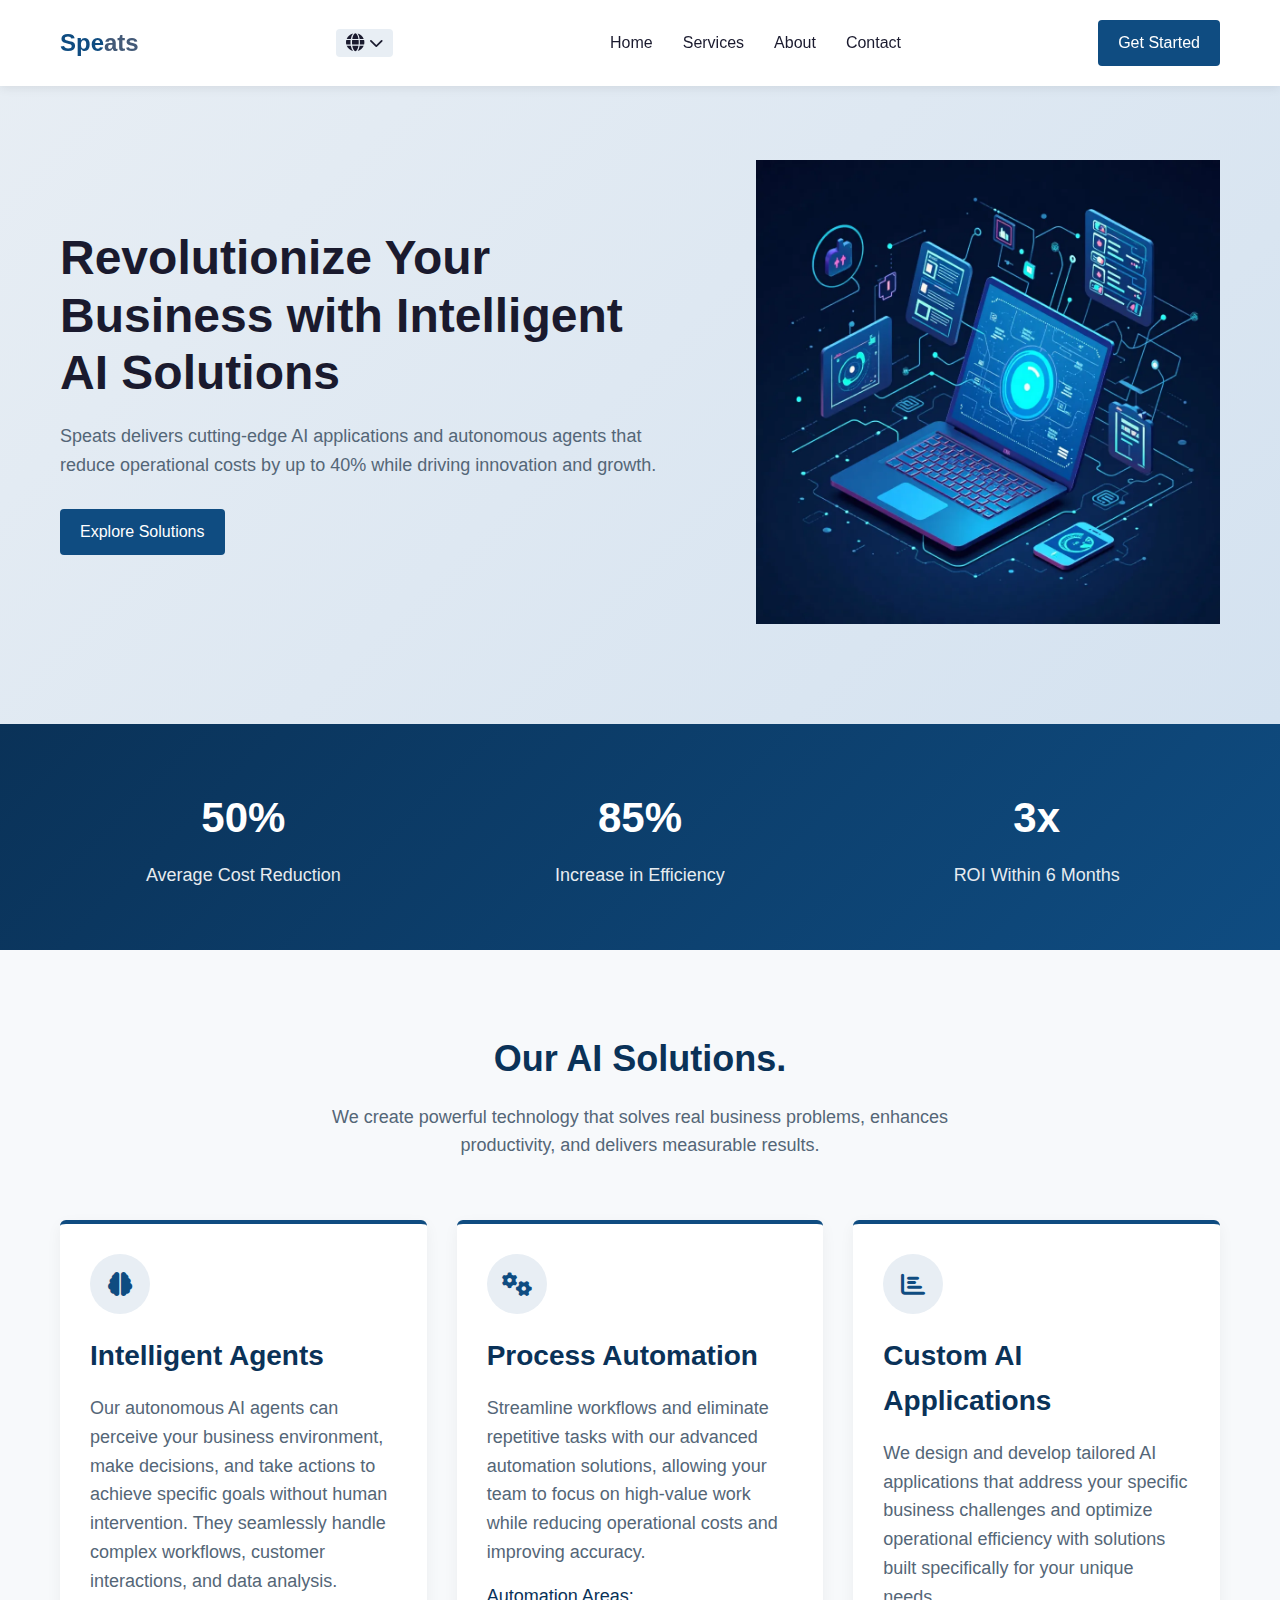
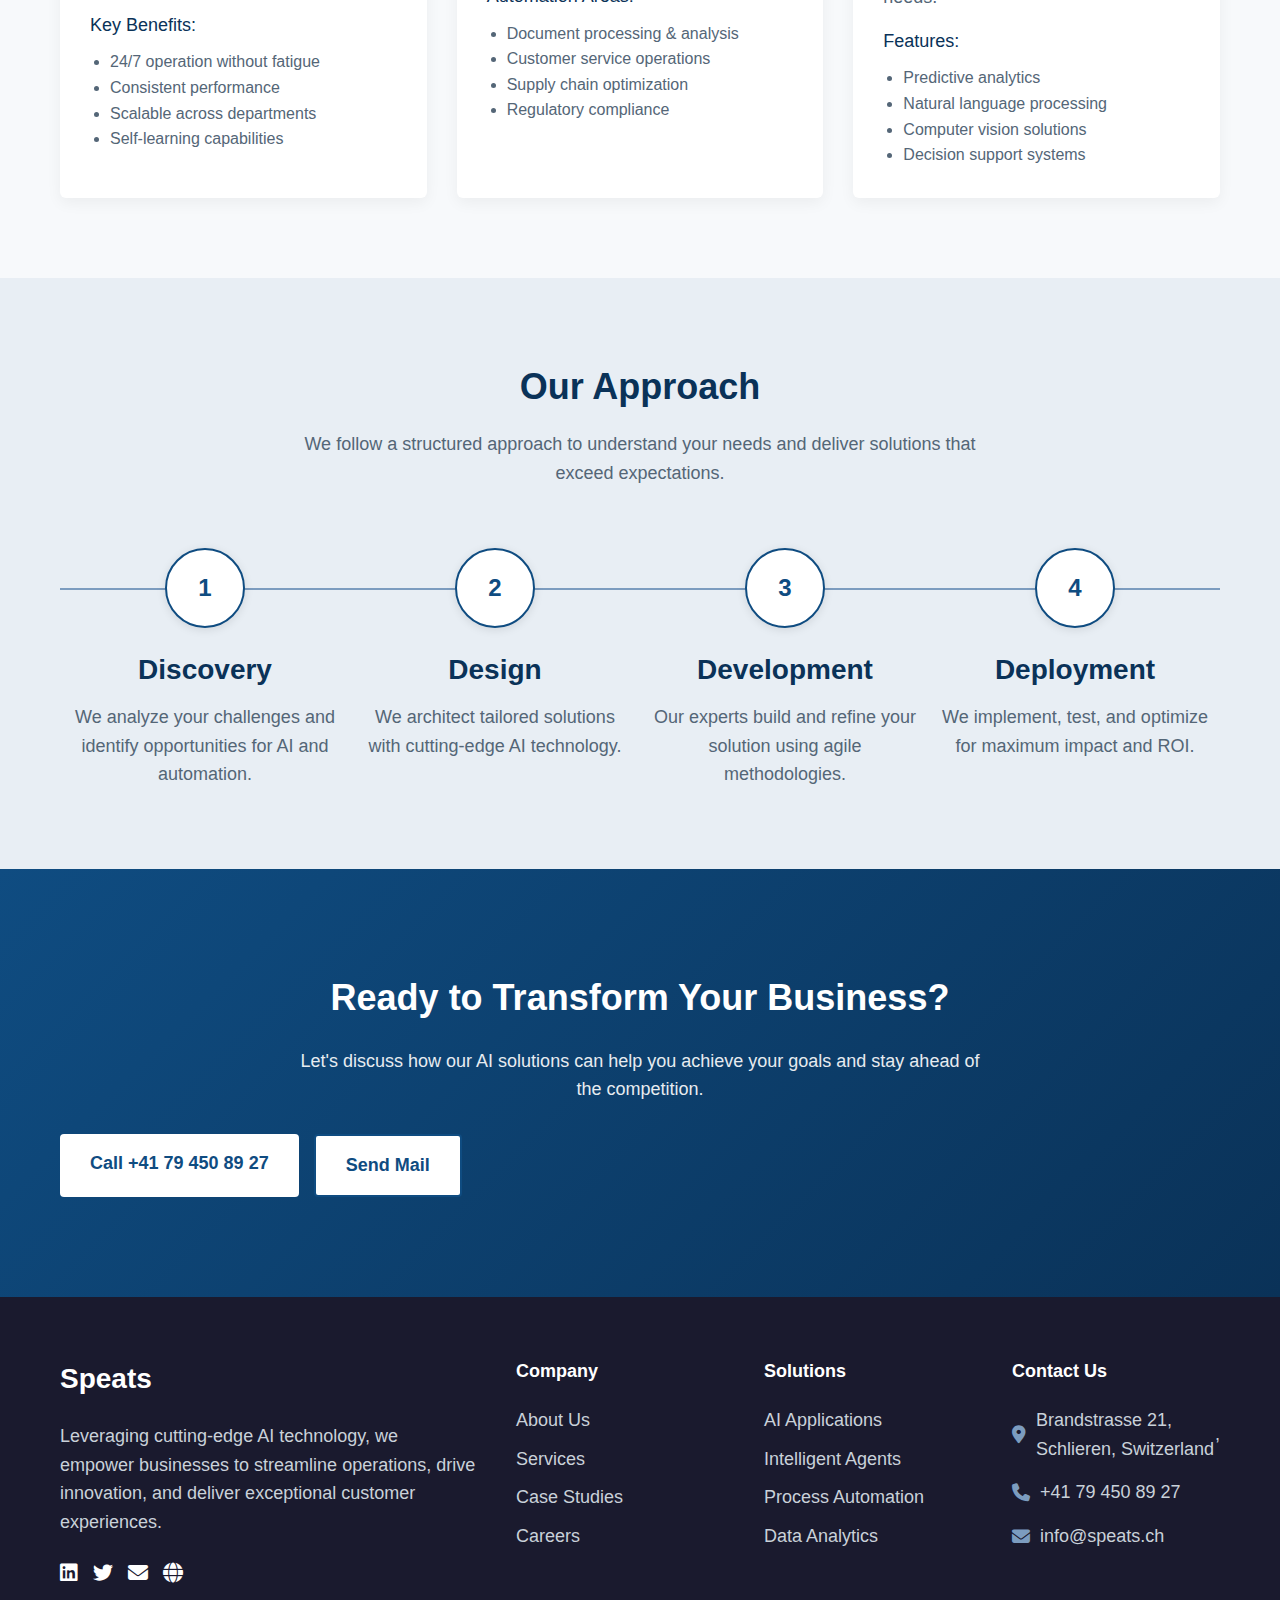
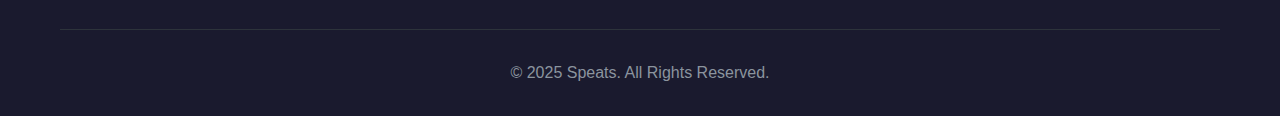
<file: index.html>
<!DOCTYPE html>
<html lang="en">
<head>
    <meta charset="UTF-8">
    <meta name="viewport" content="width=device-width, initial-scale=1.0">
    <title>Speats | Soluzioni AI & Automazione per Aziende | Svizzera</title>
    <meta name="description" content="Speats offre soluzioni di intelligenza artificiale e automazione che riducono i costi operativi fino al 50%. Agenti intelligenti, automazione dei processi e applicazioni AI personalizzate.">
    <meta name="keywords" content="intelligenza artificiale, AI, automazione, agenti intelligenti, soluzioni aziendali, riduzione costi, efficienza operativa, Svizzera">
    <meta name="author" content="Speats">
    <meta name="robots" content="index, follow">
    <link rel="canonical" href="https://www.speats.ch/">
    
    <!-- Open Graph / Facebook -->
    <meta property="og:type" content="website">
    <meta property="og:url" content="https://www.speats.ch/">
    <meta property="og:title" content="Speats | Soluzioni AI & Automazione per Aziende">
    <meta property="og:description" content="Riduci i costi operativi fino al 50% con le nostre soluzioni di intelligenza artificiale e automazione. Agenti intelligenti, automazione dei processi e applicazioni AI personalizzate.">
    <meta property="og:image" content="https://www.speats.ch/assets/og-image.jpg">
    
    <!-- Twitter -->
    <meta property="twitter:card" content="summary_large_image">
    <meta property="twitter:url" content="https://www.speats.ch/">
    <meta property="twitter:title" content="Speats | Soluzioni AI & Automazione per Aziende">
    <meta property="twitter:description" content="Riduci i costi operativi fino al 50% con le nostre soluzioni di intelligenza artificiale e automazione. Agenti intelligenti, automazione dei processi e applicazioni AI personalizzate.">
    <meta property="twitter:image" content="https://www.speats.ch/assets/og-image.jpg">
    
    <!-- Preconnect to external domains -->
    <link rel="preconnect" href="https://cdnjs.cloudflare.com" crossorigin>
    <link rel="preconnect" href="https://fonts.googleapis.com" crossorigin>
    <link rel="preconnect" href="https://fonts.gstatic.com" crossorigin>
    
    <!-- Preload critical assets -->
    <link rel="preload" href="assets/optimized/hero.webp" as="image" type="image/webp">
    
    <!-- Stylesheets -->
    <link rel="stylesheet" href="styles.min.css">
    <link rel="stylesheet" href="https://cdnjs.cloudflare.com/ajax/libs/font-awesome/6.5.1/css/all.min.css">
    
    <!-- Cache control headers for static resources -->
    <meta http-equiv="Cache-Control" content="max-age=31536000, immutable">
</head>
<body itemscope itemtype="http://schema.org/Organization">
    <header>
        <div class="container">
            <nav>
                <div class="logo" data-i18n="logo" itemprop="name">
                    Spe<span>ats</span>
                </div>
                <div class="language-globe">
                    <div class="globe-icon" onclick="toggleLanguageMenu()">
                        <i class="fas fa-globe"></i><i class="fas fa-chevron-down" style="font-size: 0.8em; margin-left: 5px;"></i>
                    </div>
                    <div class="language-dropdown" id="languageMenu"> 
                        <div class="lang-option" onclick="changeLanguage('en')">English</div>
                        <div class="lang-option" onclick="changeLanguage('it')">Italiano</div>
                        <div class="lang-option" onclick="changeLanguage('fr')">Français</div>
                        <div class="lang-option" onclick="changeLanguage('de')">Deutsch</div>
                    </div>
                </div>
                
                <div class="hamburger" onclick="toggleMenu()">
                    <span></span>
                    <span></span>
                    <span></span>
                </div>
                
                <div class="nav-wrapper">
                    <ul class="nav-links">
                        <li><a href="#home" onclick="closeMenu()" data-i18n="nav_home">Home</a></li>
                        <li><a href="#services" onclick="closeMenu()" data-i18n="nav_services">Services</a></li>
                        <li><a href="#about" onclick="closeMenu()" data-i18n="nav_about">About</a></li>
                        <li><a href="#contact" onclick="closeMenu()" data-i18n="nav_contact">Contact</a></li>
                    </ul>
                    <a href="#contact" class="btn mobile-btn" onclick="closeMenu()" data-i18n="get_started">Get Started</a>
                </div>
                
                <a href="#contact" class="btn header-btn" data-i18n="get_started">Get Started</a>
            </nav>
        </div>
    </header>
    
    <section class="hero" id="home">
        <div class="container">
            <div class="hero-content">
                <div class="hero-text">
                    <h1 data-i18n="hero_title">Revolutionize Your Business with Intelligent AI Solutions</h1>
                    <p data-i18n="hero_description" itemprop="description">Speats delivers cutting-edge AI applications and autonomous agents that reduce operational costs by up to 50% while driving innovation and growth. Join the 200+ businesses already thriving with our solutions.</p>
                    
                    <div class="btn-group">
                        <a href="#services" class="btn" data-i18n="explore_solutions">Explore Solutions</a>
                    </div>

                </div>
                <div class="hero-image">
                    <picture>
                        <source srcset="assets/optimized/hero.webp" type="image/webp">
                        <img src="assets/21f3c765-e63c-4d92-badf-64196acd0c64.png" alt="Illustrazione di tecnologia AI avanzata per soluzioni aziendali" width="500" height="400">
                    </picture>
                </div>
            </div>
        </div>
    </section>

    <section class="stats-section">
        <div class="container">
            <div class="stats-container">
                <div class="stat-item">
                    <h3>50%</h3>
                    <p data-i18n="stat_cost_reduction">Average Cost Reduction</p>
                </div>
                <div class="stat-item">
                    <h3>85%</h3>
                    <p data-i18n="stat_efficiency_increase">Increase in Efficiency</p>
                </div>
                <div class="stat-item">
                    <h3>3x</h3>
                    <p data-i18n="stat_roi">ROI Within 6 Months</p>
                </div>
            </div>
        </div>
    </section>
    
    <section class="section" id="services">
        <div class="container">
            <div class="section-title">
                <h2 data-i18n="services_title">Our AI Solutions.</h2>
                <p data-i18n="services_description">We create powerful technology that solves real business problems, enhances productivity, and delivers measurable results.</p>
            </div>
            <div itemprop="hasOfferCatalog" itemscope itemtype="http://schema.org/OfferCatalog">
            <div class="services" itemprop="itemListElement" itemscope itemtype="http://schema.org/ItemList">
                <div class="service-card" itemprop="itemListElement" itemscope itemtype="http://schema.org/Service">
                <div class="service-icon"><i class="fas fa-brain"></i></div>
                    <h3 data-i18n="service_intelligent_agents_title" itemprop="name">Intelligent Agents</h3>
                    <p data-i18n="service_intelligent_agents_description">Our autonomous AI agents can perceive your business environment, make decisions, and take actions to achieve specific goals without human intervention. They seamlessly handle complex workflows, customer interactions, and data analysis.</p>
                    <p style="margin-top: 15px; color: var(--primary-dark); font-weight: 500;" data-i18n="service_key_benefits">Key Benefits:</p>
                    <ul style="margin-top: 10px; color: var(--gray); padding-left: 20px;">
                        <li data-i18n="service_key_benefit_1">24/7 operation without fatigue</li>
                        <li data-i18n="service_key_benefit_2">Consistent performance</li>
                        <li data-i18n="service_key_benefit_3">Scalable across departments</li>
                        <li data-i18n="service_key_benefit_4">Self-learning capabilities</li>
                    </ul>
                </div>
                <div class="service-card" itemprop="itemListElement" itemscope itemtype="http://schema.org/Service">
                <div class="service-icon"><i class="fas fa-cogs"></i></div>
                    <h3 data-i18n="service_process_automation_title" itemprop="name">Process Automation</h3>
                    <p data-i18n="service_process_automation_description">Streamline workflows and eliminate repetitive tasks with our advanced automation solutions, allowing your team to focus on high-value work while reducing operational costs and improving accuracy.</p>
                    <p style="margin-top: 15px; color: var(--primary-dark); font-weight: 500;" data-i18n="service_automation_areas">Automation Areas:</p>
                    <ul style="margin-top: 10px; color: var(--gray); padding-left: 20px;">
                        <li data-i18n="service_automation_area_1">Document processing & analysis</li>
                        <li data-i18n="service_automation_area_2">Customer service operations</li>
                        <li data-i18n="service_automation_area_3">Supply chain optimization</li>
                        <li data-i18n="service_automation_area_4">Regulatory compliance</li>
                    </ul>
                </div>
                <div class="service-card" itemprop="itemListElement" itemscope itemtype="http://schema.org/Service">
                <div class="service-icon"><i class="fas fa-chart-bar"></i></div>
                    <h3 data-i18n="service_custom_ai_applications_title" itemprop="name">Custom AI Applications</h3>
                    <p data-i18n="service_custom_ai_applications_description">We design and develop tailored AI applications that address your specific business challenges and optimize operational efficiency with solutions built specifically for your unique needs.</p>
                    <p style="margin-top: 15px; color: var(--primary-dark); font-weight: 500;" data-i18n="service_features">Features:</p>
                    <ul style="margin-top: 10px; color: var(--gray); padding-left: 20px;">
                        <li data-i18n="service_feature_1">Predictive analytics</li>
                        <li data-i18n="service_feature_2">Natural language processing</li>
                        <li data-i18n="service_feature_3">Computer vision solutions</li>
                        <li data-i18n="service_feature_4">Decision support systems</li>
                    </ul>
                </div>
            </div>
        </div>
    </section>
    
    <section class="section process" id="about">
        <div class="container">
            <div class="section-title">
                <h2 data-i18n="approach_title">Our Approach</h2>
                <p data-i18n="approach_description">We follow a structured approach to understand your needs and deliver solutions that exceed expectations.</p>
            </div>
            <div class="process-steps">
                <div class="step">
                    <div class="step-number">1</div>
                    <h3 data-i18n="process_step_1_title">Discovery</h3>
                    <p data-i18n="process_step_1_description">We analyze your challenges and identify opportunities for AI and automation.</p>
                </div>
                <div class="step">
                    <div class="step-number">2</div>
                    <h3 data-i18n="process_step_2_title">Design</h3>
                    <p data-i18n="process_step_2_description">We architect tailored solutions with cutting-edge AI technology.</p>
                </div>
                <div class="step">
                    <div class="step-number">3</div>
                    <h3 data-i18n="process_step_3_title">Development</h3>
                    <p data-i18n="process_step_3_description">Our experts build and refine your solution using agile methodologies.</p>
                </div>
                <div class="step">
                    <div class="step-number">4</div>
                    <h3 data-i18n="process_step_4_title">Deployment</h3>
                    <p data-i18n="process_step_4_description">We implement, test, and optimize for maximum impact and ROI.</p>
                </div>
            </div>
        </div>
    </section>
    
    <section class="cta">
        <div class="container">
            <h2 data-i18n="cta_title">Ready to Transform Your Business?</h2>
            <p data-i18n="cta_description">Let's discuss how our AI solutions can help you achieve your goals and stay ahead of the competition.</p>
            <div class="btn-group">
                <a href="tel:+41794508927" class="btn" data-i18n="cta_call_us">Call +41 79 450 89 27</a>
                <a href="mailto:info@speats.ch" class="btn btn-secondary" data-i18n="cta_send_mail">Send Mail</a>
            </div>
        </div>
    </section>
    
    <footer id="contact">
        <div class="container">
            <div class="footer-content">
                <div class="footer-info">
                    <h3>Speats</h3>
                    <p data-i18n="footer_description">Leveraging cutting-edge AI technology, we empower businesses to streamline operations, drive innovation, and deliver exceptional customer experiences.</p>
                    <div class="social-links">
                        <a href="#"><i class="fab fa-linkedin"></i></a>
                        <a href="#"><i class="fab fa-twitter"></i></a>
                        <a href="#"><i class="fas fa-envelope"></i></a>
                        <a href="#"><i class="fas fa-globe"></i></a>
                    </div>
                </div>
                <div class="footer-links">
                    <h4 data-i18n="footer_company">Company</h4>
                    <ul>
                        <li><a href="#about" data-i18n="footer_about_us">About Us</a></li>
                        <li><a href="#services" data-i18n="footer_services">Services</a></li>
                        <li><a href="#" data-i18n="footer_case_studies">Case Studies</a></li>
                        <li><a href="#" data-i18n="footer_careers">Careers</a></li>
                    </ul>
                </div>
                <div class="footer-links">
                    <h4 data-i18n="footer_solutions">Solutions</h4>
                    <ul>
                        <li><a href="#" data-i18n="footer_ai_applications">AI Applications</a></li>
                        <li><a href="#" data-i18n="footer_intelligent_agents">Intelligent Agents</a></li>
                        <li><a href="#" data-i18n="footer_process_automation">Process Automation</a></li>
                        <li><a href="#" data-i18n="footer_data_analytics">Data Analytics</a></li>
                    </ul>
                </div>
                <div class="footer-links">
                    <h4 data-i18n="footer_contact_us">Contact Us</h4>
                    <div class="contact-info" itemprop="address" itemscope itemtype="http://schema.org/PostalAddress">
                        <i class="fas fa-map-marker-alt"></i> <span itemprop="streetAddress">Brandstrasse 21, Schlieren, Switzerland</span>, 
                    </div>
                    <div class="contact-info">
                        <i class="fas fa-phone"></i> <a href="tel:+41794508927" itemprop="telephone">+41 79 450 89 27</a>
                    </div>
                    <div class="contact-info">
                        <i class="fas fa-envelope"></i> <a href="mailto:info@speats.ch" itemprop="email">info@speats.ch</a>
                    </div>
                </div>
            </div>
            <div class="footer-bottom">
                <p data-i18n="footer_copyright">© 2025 Speats. All Rights Reserved.</p>
            </div>
        </div>
    </footer>
    <!-- Structured data for local business -->
    <script type="application/ld+json">
    {
      "@context": "https://schema.org",
      "@type": "ProfessionalService",
      "name": "Speats",
      "image": "https://www.speats.ch/assets/21f3c765-e63c-4d92-badf-64196acd0c64.png",
      "url": "https://www.speats.ch",
      "telephone": "+41794508927",
      "address": {
        "@type": "PostalAddress",
        "streetAddress": "Brandstrasse 21",
        "addressLocality": "Schlieren",
        "addressCountry": "Switzerland"
      },
      "geo": {
        "@type": "GeoCoordinates",
        "latitude": 47.3964,
        "longitude": 8.4548
      },
      "openingHoursSpecification": {
        "@type": "OpeningHoursSpecification",
        "dayOfWeek": [
          "Monday",
          "Tuesday",
          "Wednesday",
          "Thursday",
          "Friday"
        ],
        "opens": "09:00",
        "closes": "18:00"
      },
      "sameAs": [
        "https://www.linkedin.com/company/speats",
        "https://twitter.com/speats"
      ],
      "priceRange": "$$"
    }
    </script>
    
    <!-- Structured data for FAQ -->
    <script type="application/ld+json">
    {
      "@context": "https://schema.org",
      "@type": "FAQPage",
      "mainEntity": [{
        "@type": "Question",
        "name": "Come può l'AI ridurre i costi operativi della mia azienda?",
        "acceptedAnswer": {
          "@type": "Answer",
          "text": "L'AI può automatizzare processi ripetitivi, ridurre gli errori umani, ottimizzare l'allocazione delle risorse e migliorare l'efficienza operativa, portando a una riduzione dei costi fino al 50%."
        }
      }, {
        "@type": "Question",
        "name": "Quanto tempo ci vuole per implementare una soluzione AI?",
        "acceptedAnswer": {
          "@type": "Answer",
          "text": "Il tempo di implementazione varia in base alla complessità del progetto. Soluzioni semplici possono essere operative in 4-6 settimane, mentre progetti più complessi richiedono 3-6 mesi."
        }
      }, {
        "@type": "Question",
        "name": "Le vostre soluzioni AI sono personalizzabili per le esigenze specifiche della mia azienda?",
        "acceptedAnswer": {
          "@type": "Answer",
          "text": "Sì, tutte le nostre soluzioni sono altamente personalizzabili. Iniziamo con un'analisi approfondita delle vostre esigenze aziendali e sviluppiamo soluzioni su misura che si integrano perfettamente con i vostri processi esistenti."
        }
      }]
    }
    </script>
    
    <!-- Compressed and minified JavaScript -->
    <script src="script.js" defer></script>
</body>
</html>
</file>
<file: styles.min.css>
:root{--primary:#0f4c81;--primary-dark:#0a3258;--secondary:#435a78;--accent:#7c9cbf;--dark:#1a1a2e;--light:#f7f9fb;--gray:#546677;--gray-light:#e8eef4;--h1-size:clamp(2rem,5vw,3rem);--h2-size:clamp(1.5rem,4vw,2.25rem);--h3-size:clamp(1.25rem,3vw,1.75rem);--body-size:clamp(1rem,2vw,1.125rem);--small-size:clamp(.875rem,1.5vw,1rem)}*{margin:0;padding:0;box-sizing:border-box;font-family:'Segoe UI',Tahoma,Geneva,Verdana,sans-serif}html{-webkit-font-smoothing:antialiased;-moz-osx-font-smoothing:grayscale;text-rendering:optimizeLegibility;scroll-behavior:smooth}body{background-color:var(--light);color:var(--dark);line-height:1.6}.container{max-width:1200px;margin:0 auto;padding:0 20px}header{background-color:#fff;box-shadow:0 2px 10px rgba(0,0,0,.08);position:fixed;width:100%;top:0;z-index:100}nav{display:flex;justify-content:space-between;align-items:center;padding:20px 0}.logo{font-size:24px;font-weight:700;color:var(--primary);display:flex;align-items:center;z-index:101}.logo span{color:var(--secondary)}.nav-links{display:flex;list-style:none;gap:30px}.nav-links a{text-decoration:none;color:var(--dark);font-weight:500;transition:color .3s}.nav-links a:hover{color:var(--primary)}.btn{display:inline-block;background-color:var(--primary);color:#fff;padding:10px 20px;border-radius:4px;text-decoration:none;font-weight:500;transition:background-color .3s}.btn:hover{background-color:var(--primary-dark)}.hamburger{display:none;flex-direction:column;justify-content:space-between;width:30px;height:21px;cursor:pointer;z-index:101}.hamburger span{display:block;height:3px;width:100%;background-color:var(--primary);border-radius:3px;transition:all .3s ease}.mobile-btn{display:none}.hero{padding:160px 0 100px;background:linear-gradient(135deg,#e8eef4 0,#d4e2f0 100%);position:relative;overflow:hidden}.hero-content{display:flex;align-items:center;justify-content:space-between}.hero-text{max-width:600px}.hero-text h1{font-size:var(--h1-size);margin-bottom:20px;line-height:1.2;color:var(--dark);font-weight:700}.hero-text p{font-size:var(--body-size);color:var(--gray);margin-bottom:30px}.btn-group{display:flex;gap:15px}.btn-secondary{background-color:transparent;border:2px solid var(--primary);color:var(--primary)}.btn-secondary:hover{background-color:var(--primary);color:#fff}.hero-image{width:40%}.hero-image img{width:100%;height:auto;animation:float 3s ease-in-out infinite;max-width:100%;display:block}@keyframes float{0%{transform:translateY(0)}50%{transform:translateY(-20px)}100%{transform:translateY(0)}}.section{padding:80px 0}.section-title{text-align:center;margin-bottom:60px}.section-title h2{font-size:var(--h2-size);margin-bottom:15px;color:var(--primary-dark);font-weight:700}.section-title p{color:var(--gray);max-width:700px;margin:0 auto;font-size:var(--body-size)}.services{display:grid;grid-template-columns:repeat(auto-fit,minmax(300px,1fr));gap:30px}.service-card{background:#fff;border-radius:6px;padding:30px;box-shadow:0 5px 15px rgba(0,0,0,.05);transition:transform .3s,box-shadow .3s;border-top:4px solid var(--primary)}.service-card:hover{transform:translateY(-10px);box-shadow:0 15px 30px rgba(0,0,0,.1)}.service-icon{width:60px;height:60px;border-radius:50%;display:flex;align-items:center;justify-content:center;background-color:var(--gray-light);color:var(--primary);font-size:24px;margin-bottom:20px}.service-card h3{margin-bottom:15px;font-size:var(--h3-size);color:var(--primary-dark);font-weight:600}.service-card p{color:var(--gray);font-size:var(--body-size)}.process{background-color:var(--gray-light)}.process-steps{display:flex;justify-content:space-between;position:relative;margin-top:50px}.process-steps::before{content:"";position:absolute;top:40px;left:0;width:100%;height:2px;background-color:var(--accent);z-index:1}.step{text-align:center;position:relative;z-index:2;width:25%}.step-number{width:80px;height:80px;border-radius:50%;background-color:#fff;color:var(--primary);display:flex;align-items:center;justify-content:center;font-size:24px;font-weight:700;margin:0 auto 20px;border:2px solid var(--primary);box-shadow:0 2px 10px rgba(0,0,0,.1)}.step h3{margin-bottom:10px;color:var(--primary-dark);font-size:var(--h3-size)}.step p{color:var(--gray);padding:0 10px;font-size:var(--body-size)}.cta{text-align:center;background:linear-gradient(135deg,var(--primary) 0,var(--primary-dark) 100%);color:#fff;padding:100px 0}.cta h2{font-size:var(--h2-size);margin-bottom:20px;font-weight:700}.cta p{max-width:700px;margin:0 auto 30px;font-size:var(--body-size);opacity:.9}.cta .btn{background-color:#fff;color:var(--primary);font-weight:600;padding:15px 30px;font-size:var(--body-size)}.cta .btn:hover{background-color:var(--light)}.stats-section{background:linear-gradient(135deg,var(--primary-dark) 0,var(--primary) 100%);color:#fff;padding:60px 0}.stats-container{display:grid;grid-template-columns:repeat(auto-fit,minmax(200px,1fr));gap:30px;text-align:center}.stat-item h3{font-size:42px;margin-bottom:10px;font-weight:700}.stat-item p{font-size:var(--body-size);opacity:.9}footer{background-color:var(--dark);color:#fff;padding:60px 0 30px}.footer-content{display:grid;grid-template-columns:2fr 1fr 1fr 1fr;gap:40px;margin-bottom:40px}.footer-info h3{font-size:var(--h3-size);margin-bottom:20px;color:#fff;font-weight:600}.footer-info p{color:#c9d1d9;margin-bottom:20px;font-size:var(--body-size)}.social-links{display:flex;gap:15px}.social-links a{color:#fff;font-size:20px;transition:color .3s}.social-links a:hover{color:var(--accent)}.footer-links h4{font-size:18px;margin-bottom:20px;color:#fff;font-weight:600}.footer-links ul{list-style:none}.footer-links li{margin-bottom:10px}.footer-links a{color:#c9d1d9;text-decoration:none;transition:color .3s;font-size:var(--body-size)}.footer-links a:hover{color:#fff}.contact-info{display:flex;align-items:center;margin-bottom:15px;color:#c9d1d9;font-size:var(--body-size)}.contact-info i{margin-right:10px;color:var(--accent)}.footer-bottom{text-align:center;padding-top:30px;border-top:1px solid #2d333b;color:#8b949e;font-size:var(--small-size)}.language-globe{position:relative;margin-right:20px;z-index:102}.globe-icon{font-size:18px;cursor:pointer;transition:transform .3s ease;display:flex;align-items:center;justify-content:center;padding:5px 10px;border-radius:4px;background-color:var(--gray-light)}.globe-icon:hover{transform:scale(1.05);background-color:var(--accent)}.flag-icon{font-size:20px;margin-right:5px}.arrow-down{font-size:12px;margin-left:2px}.language-dropdown{position:absolute;top:45px;right:0;background-color:#fff;border-radius:8px;box-shadow:0 5px 15px rgba(0,0,0,.1);padding:10px 0;min-width:150px;display:none;animation:fadeIn .3s ease}.language-dropdown.active{display:block}.lang-option{padding:10px 20px;cursor:pointer;transition:background-color .3s;font-size:var(--body-size)}.lang-option:hover{background-color:var(--gray-light);color:var(--primary)}@keyframes fadeIn{from{opacity:0;transform:translateY(-10px)}to{opacity:1;transform:translateY(0)}}img{max-width:100%;height:auto}.lazy-load{opacity:0;transition:opacity .3s}.lazy-load.loaded{opacity:1}@media (max-width:768px){.hamburger{display:flex}.nav-wrapper{position:fixed;top:0;right:0;width:100%;height:100vh;background-color:rgba(255,255,255,.95);transform:translateX(100%);transition:transform .3s ease;display:flex;flex-direction:column;justify-content:center;align-items:center;z-index:100}.nav-wrapper.active{transform:translateX(0)}.nav-links{flex-direction:column;align-items:center;gap:20px;margin-bottom:40px}.nav-links a{font-size:20px}.hamburger.active span:first-child{transform:translateY(9px) rotate(45deg)}.hamburger.active span:nth-child(2){opacity:0}.hamburger.active span:last-child{transform:translateY(-9px) rotate(-45deg)}.header-btn{display:none}.mobile-btn{display:block}.hero-content{flex-direction:column;text-align:center}.hero-image{width:80%;margin-top:40px}.btn-group{justify-content:center}.process-steps{flex-direction:column;gap:40px}.process-steps::before{width:2px;height:100%;left:50%;top:0;transform:translateX(-50%);z-index:0}.step{width:100%;background-color:var(--gray-light);padding:20px;border-radius:8px;margin-bottom:20px;z-index:2}.footer-content{grid-template-columns:1fr}.services{grid-template-columns:1fr}.stat-item h3{font-size:36px}}@media (min-width:769px) and (max-width:1024px){.hero-image{width:45%}.footer-content{grid-template-columns:1fr 1fr}.language-selector{display:flex;align-items:center;margin-left:20px}.lang-btn{background:0 0;border:none;color:var(--gray);cursor:pointer;font-size:.9rem;font-weight:500;margin:0 5px;padding:5px 8px;border-radius:4px;transition:all .3s ease}.lang-btn:hover{color:var(--primary)}.lang-btn.active{background-color:var(--primary);color:#fff}}@media print{body{background:#fff;color:#000;font-size:12pt}.hero,.cta,.stats-section{background:#fff!important;color:#000!important;padding:1cm 0}.cta .btn,.btn{border:1px solid #000;color:#000;background:0 0}nav,.hamburger,.mobile-btn,.language-globe{display:none}.hero-content,.footer-content{display:block}.hero-image{width:100%;max-width:300px;margin:20px auto}a{color:#000;text-decoration:underline}a::after{content:" ("attr(href)")";font-size:80%}}
</file>
